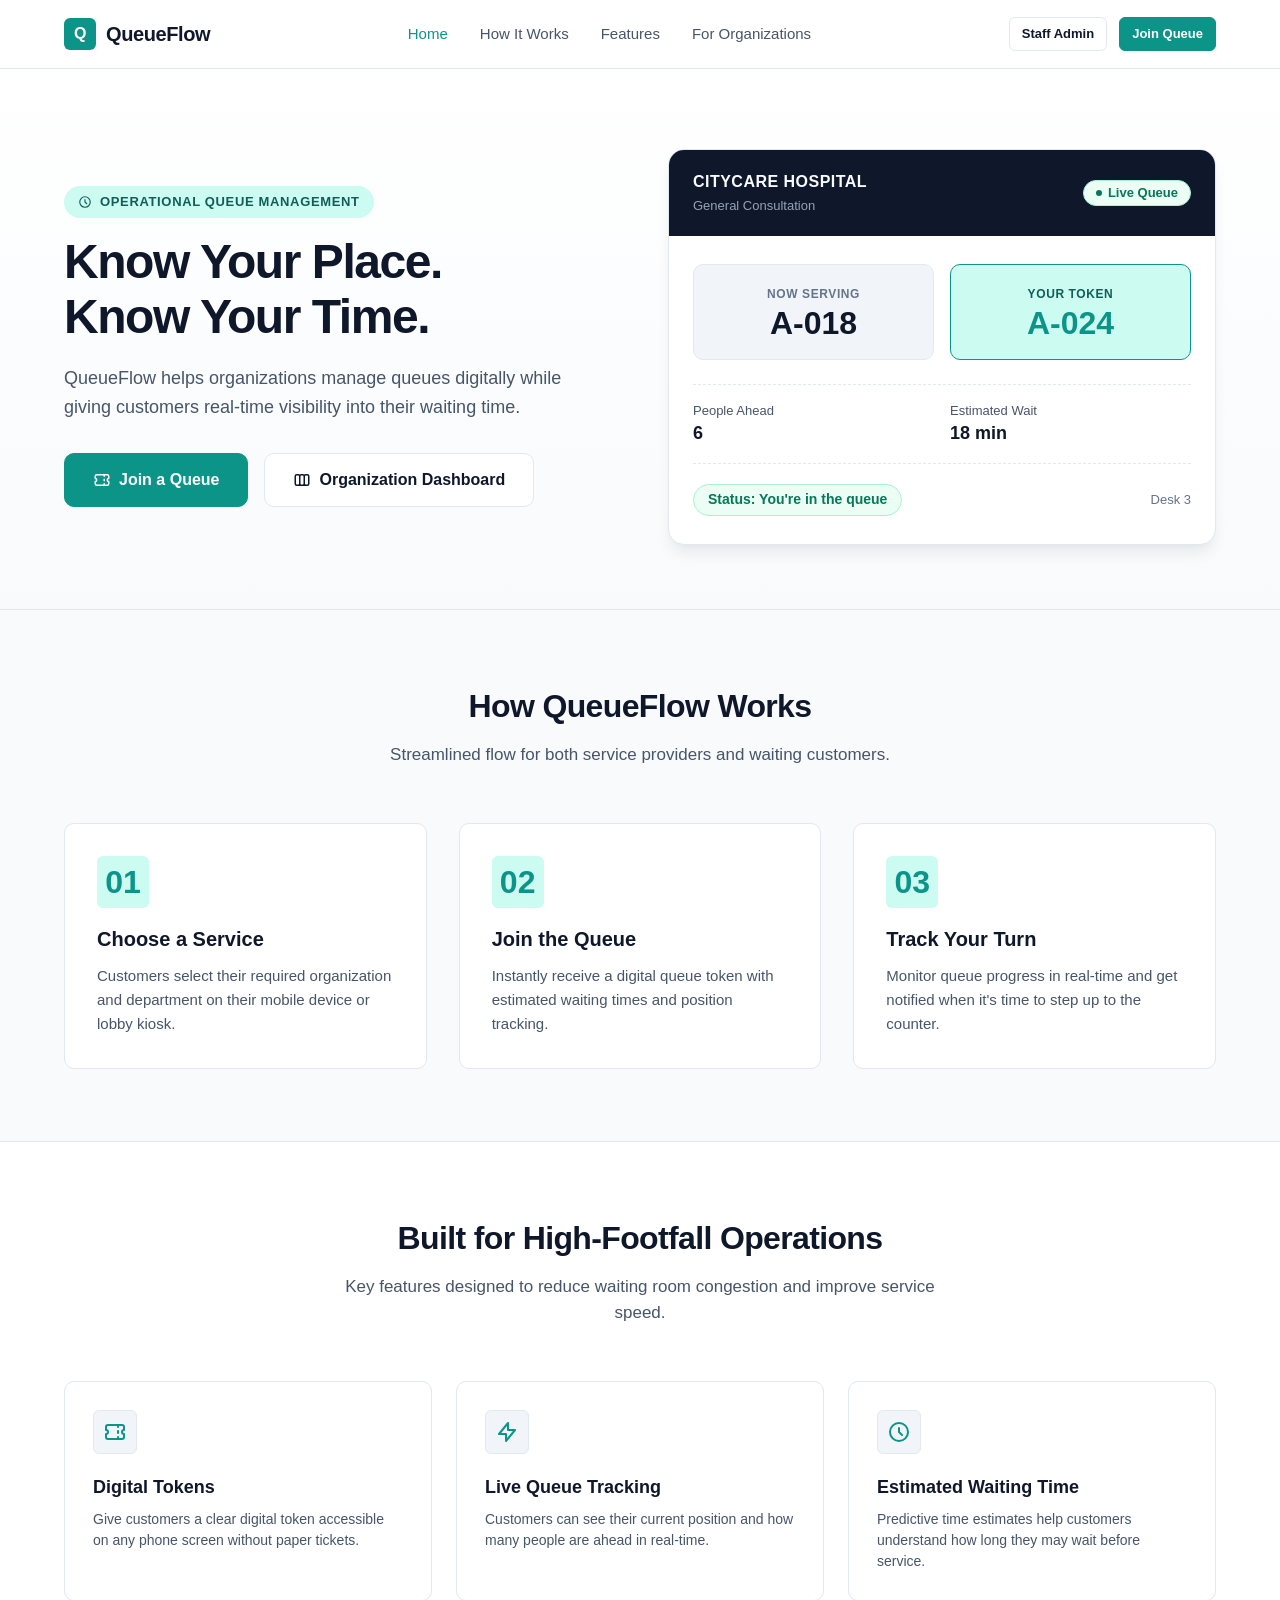
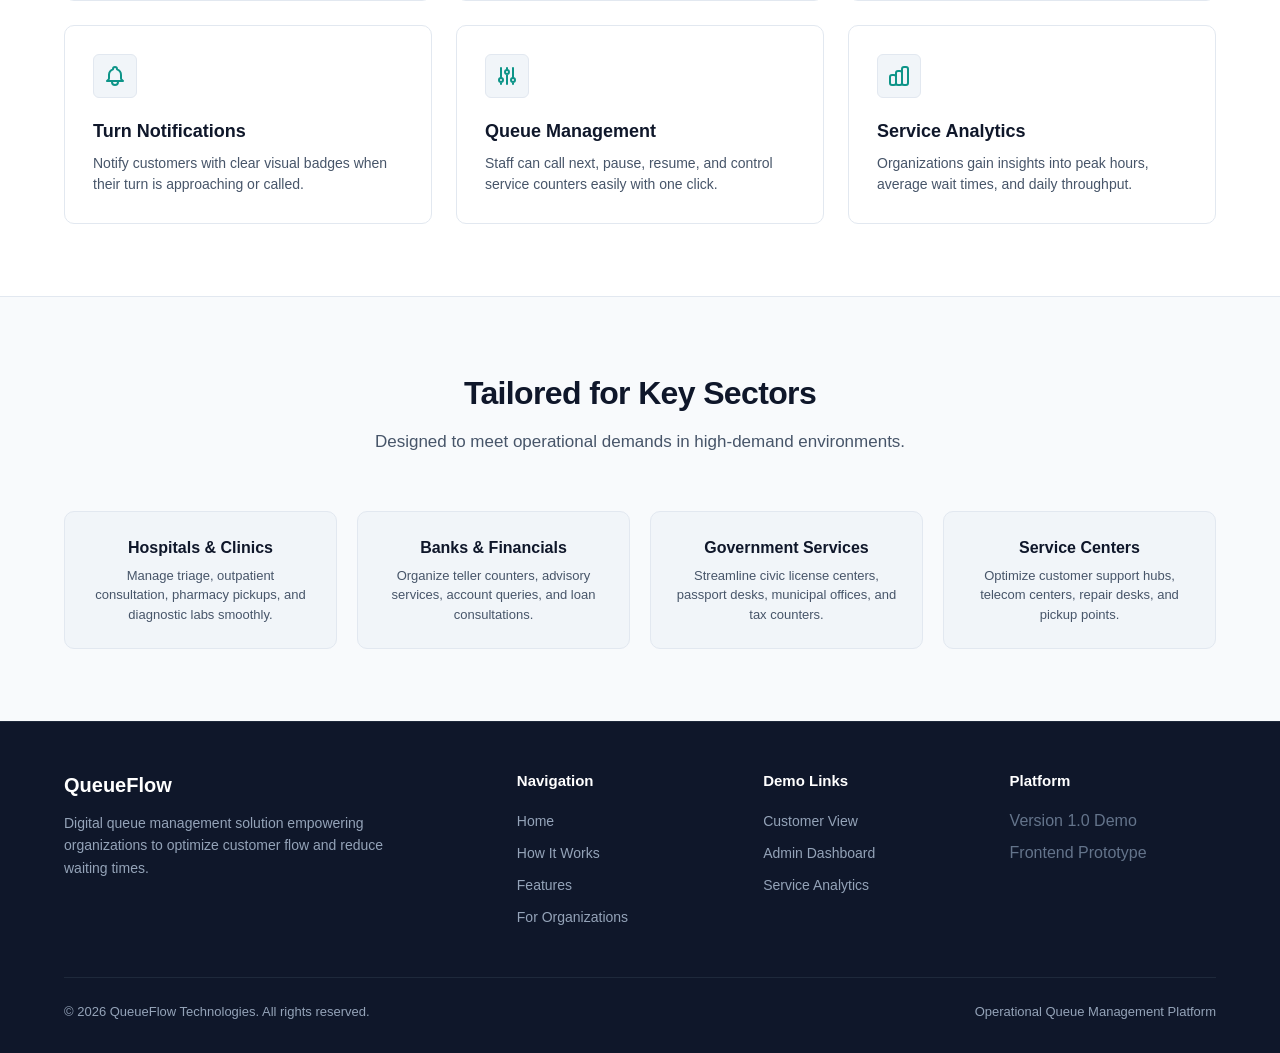
<file: index.html>
<!DOCTYPE html>
<html lang="en">
<head>
  <meta charset="UTF-8">
  <meta name="viewport" content="width=device-width, initial-scale=1.0">
  <title>QueueFlow | Digital Queue Management Solution</title>
  <meta name="description" content="QueueFlow helps hospitals, banks, and service centers manage queues digitally while giving customers real-time visibility into waiting times.">
  <link rel="stylesheet" href="style.css">
</head>
<body class="page-landing">

  <!-- Header Navigation -->
  <header class="navbar">
    <div class="container navbar-container">
      <a href="index.html" class="logo-brand">
        <div class="logo-icon">Q</div>
        <span>QueueFlow</span>
      </a>

      <nav>
        <ul class="nav-links">
          <li><a href="index.html" class="nav-link active">Home</a></li>
          <li><a href="#how-it-works" class="nav-link">How It Works</a></li>
          <li><a href="#features" class="nav-link">Features</a></li>
          <li><a href="#for-organizations" class="nav-link">For Organizations</a></li>
        </ul>
      </nav>

      <div class="nav-actions">
        <a href="admin.html" class="btn btn-secondary btn-sm">Staff Admin</a>
        <a href="customer.html" class="btn btn-primary btn-sm">Join Queue</a>
      </div>
    </div>
  </header>

  <!-- Hero Section -->
  <section class="hero-section">
    <div class="container">
      <div class="hero-grid">
        <div class="hero-content">
          <div class="hero-tag">
            <svg width="14" height="14" fill="none" stroke="currentColor" viewBox="0 0 24 24"><path stroke-linecap="round" stroke-linejoin="round" stroke-width="2" d="M12 8v4l3 3m6-3a9 9 0 11-18 0 9 9 0 0118 0z"></path></svg>
            Operational Queue Management
          </div>
          <h1>Know Your Place.<br>Know Your Time.</h1>
          <p class="hero-subtitle">
            QueueFlow helps organizations manage queues digitally while giving customers real-time visibility into their waiting time.
          </p>
          <div class="hero-cta">
            <a href="customer.html" id="hero-join-demo-btn" class="btn btn-primary btn-lg">
              <svg width="18" height="18" fill="none" stroke="currentColor" viewBox="0 0 24 24"><path stroke-linecap="round" stroke-linejoin="round" stroke-width="2" d="M15 5v2m0 4v2m0 4v2M5 5a2 2 0 00-2 2v3a2 2 0 110 4v3a2 2 0 002 2h14a2 2 0 002-2v-3a2 2 0 110-4V7a2 2 0 00-2-2H5z"></path></svg>
              Join a Queue
            </a>
            <a href="admin.html" class="btn btn-secondary btn-lg">
              <svg width="18" height="18" fill="none" stroke="currentColor" viewBox="0 0 24 24"><path stroke-linecap="round" stroke-linejoin="round" stroke-width="2" d="M9 17V7m0 10a2 2 0 01-2 2H5a2 2 0 01-2-2V7a2 2 0 012-2h2a2 2 0 012 2m0 10a2 2 0 002 2h2a2 2 0 002-2M9 7a2 2 0 012-2h2a2 2 0 012 2m0 10V7m0 10a2 2 0 002 2h2a2 2 0 002-2V7a2 2 0 00-2-2h-2a2 2 0 00-2 2"></path></svg>
              Organization Dashboard
            </a>
          </div>
        </div>

        <!-- Realistic Queue Ticket Visual -->
        <div class="hero-ticket-card">
          <div class="ticket-header">
            <div>
              <div class="ticket-org-name">CITYCARE HOSPITAL</div>
              <div class="ticket-dept">General Consultation</div>
            </div>
            <span class="badge badge-green">
              <span class="badge-dot"></span> Live Queue
            </span>
          </div>

          <div class="ticket-body">
            <div class="ticket-main-grid">
              <div class="ticket-box">
                <div class="ticket-box-label">Now Serving</div>
                <div class="ticket-box-value" id="hero-now-serving">A-018</div>
              </div>
              <div class="ticket-box" style="border-color: var(--accent-teal); background-color: var(--accent-teal-light);">
                <div class="ticket-box-label" style="color: var(--accent-teal-dark);">Your Token</div>
                <div class="ticket-box-value highlight" id="hero-user-token">A-024</div>
              </div>
            </div>

            <div class="ticket-stats-row">
              <div class="ticket-stat-item">
                <span class="ticket-stat-label">People Ahead</span>
                <span class="ticket-stat-val" id="hero-people-ahead">6</span>
              </div>
              <div class="ticket-stat-item">
                <span class="ticket-stat-label">Estimated Wait</span>
                <span class="ticket-stat-val" id="hero-est-wait">18 min</span>
              </div>
            </div>

            <div class="ticket-status-footer">
              <span class="badge badge-green" style="font-size: 0.875rem; padding: 0.375rem 0.875rem;">
                Status: You're in the queue
              </span>
              <span style="font-size: 0.8125rem; color: var(--text-light);">Desk 3</span>
            </div>
          </div>
        </div>
      </div>
    </div>
  </section>

  <!-- How It Works Section -->
  <section class="section" id="how-it-works">
    <div class="container">
      <div class="section-header">
        <h2 class="section-title">How QueueFlow Works</h2>
        <p class="section-subtitle">Streamlined flow for both service providers and waiting customers.</p>
      </div>

      <div class="steps-grid">
        <div class="step-card">
          <div class="step-number">01</div>
          <h3>Choose a Service</h3>
          <p>Customers select their required organization and department on their mobile device or lobby kiosk.</p>
        </div>

        <div class="step-card">
          <div class="step-number">02</div>
          <h3>Join the Queue</h3>
          <p>Instantly receive a digital queue token with estimated waiting times and position tracking.</p>
        </div>

        <div class="step-card">
          <div class="step-number">03</div>
          <h3>Track Your Turn</h3>
          <p>Monitor queue progress in real-time and get notified when it's time to step up to the counter.</p>
        </div>
      </div>
    </div>
  </section>

  <!-- Features Section -->
  <section class="section section-alt" id="features">
    <div class="container">
      <div class="section-header">
        <h2 class="section-title">Built for High-Footfall Operations</h2>
        <p class="section-subtitle">Key features designed to reduce waiting room congestion and improve service speed.</p>
      </div>

      <div class="features-grid">
        <div class="feature-card">
          <div class="feature-icon">
            <svg width="24" height="24" fill="none" stroke="currentColor" viewBox="0 0 24 24"><path stroke-linecap="round" stroke-linejoin="round" stroke-width="2" d="M15 5v2m0 4v2m0 4v2M5 5a2 2 0 00-2 2v3a2 2 0 110 4v3a2 2 0 002 2h14a2 2 0 002-2v-3a2 2 0 110-4V7a2 2 0 00-2-2H5z"></path></svg>
          </div>
          <h3>Digital Tokens</h3>
          <p>Give customers a clear digital token accessible on any phone screen without paper tickets.</p>
        </div>

        <div class="feature-card">
          <div class="feature-icon">
            <svg width="24" height="24" fill="none" stroke="currentColor" viewBox="0 0 24 24"><path stroke-linecap="round" stroke-linejoin="round" stroke-width="2" d="M13 10V3L4 14h7v7l9-11h-7z"></path></svg>
          </div>
          <h3>Live Queue Tracking</h3>
          <p>Customers can see their current position and how many people are ahead in real-time.</p>
        </div>

        <div class="feature-card">
          <div class="feature-icon">
            <svg width="24" height="24" fill="none" stroke="currentColor" viewBox="0 0 24 24"><path stroke-linecap="round" stroke-linejoin="round" stroke-width="2" d="M12 8v4l3 3m6-3a9 9 0 11-18 0 9 9 0 0118 0z"></path></svg>
          </div>
          <h3>Estimated Waiting Time</h3>
          <p>Predictive time estimates help customers understand how long they may wait before service.</p>
        </div>

        <div class="feature-card">
          <div class="feature-icon">
            <svg width="24" height="24" fill="none" stroke="currentColor" viewBox="0 0 24 24"><path stroke-linecap="round" stroke-linejoin="round" stroke-width="2" d="M15 17h5l-1.405-1.405A2.032 2.032 0 0118 14.158V11a6.002 6.002 0 00-4-5.659V5a2 2 0 10-4 0v.341C7.67 6.165 6 8.388 6 11v3.159c0 .538-.214 1.055-.595 1.436L4 17h5m6 0v1a3 3 0 11-6 0v-1m6 0H9"></path></svg>
          </div>
          <h3>Turn Notifications</h3>
          <p>Notify customers with clear visual badges when their turn is approaching or called.</p>
        </div>

        <div class="feature-card">
          <div class="feature-icon">
            <svg width="24" height="24" fill="none" stroke="currentColor" viewBox="0 0 24 24"><path stroke-linecap="round" stroke-linejoin="round" stroke-width="2" d="M12 6V4m0 2a2 2 0 100 4m0-4a2 2 0 110 4m-6 8a2 2 0 100-4m0 4a2 2 0 110-4m0 4v2m0-6V4m6 6v10m6-2a2 2 0 100-4m0 4a2 2 0 110-4m0 4v2m0-6V4"></path></svg>
          </div>
          <h3>Queue Management</h3>
          <p>Staff can call next, pause, resume, and control service counters easily with one click.</p>
        </div>

        <div class="feature-card">
          <div class="feature-icon">
            <svg width="24" height="24" fill="none" stroke="currentColor" viewBox="0 0 24 24"><path stroke-linecap="round" stroke-linejoin="round" stroke-width="2" d="M9 19v-6a2 2 0 00-2-2H5a2 2 0 00-2 2v6a2 2 0 002 2h2a2 2 0 002-2zm0 0V9a2 2 0 012-2h2a2 2 0 012 2v10m-6 0a2 2 0 002 2h2a2 2 0 002-2m0 0V5a2 2 0 012-2h2a2 2 0 012 2v14a2 2 0 01-2 2h-2a2 2 0 01-2-2z"></path></svg>
          </div>
          <h3>Service Analytics</h3>
          <p>Organizations gain insights into peak hours, average wait times, and daily throughput.</p>
        </div>
      </div>
    </div>
  </section>

  <!-- For Organizations Section -->
  <section class="section" id="for-organizations">
    <div class="container">
      <div class="section-header">
        <h2 class="section-title">Tailored for Key Sectors</h2>
        <p class="section-subtitle">Designed to meet operational demands in high-demand environments.</p>
      </div>

      <div class="org-grid">
        <div class="org-card">
          <h4>Hospitals & Clinics</h4>
          <p>Manage triage, outpatient consultation, pharmacy pickups, and diagnostic labs smoothly.</p>
        </div>

        <div class="org-card">
          <h4>Banks & Financials</h4>
          <p>Organize teller counters, advisory services, account queries, and loan consultations.</p>
        </div>

        <div class="org-card">
          <h4>Government Services</h4>
          <p>Streamline civic license centers, passport desks, municipal offices, and tax counters.</p>
        </div>

        <div class="org-card">
          <h4>Service Centers</h4>
          <p>Optimize customer support hubs, telecom centers, repair desks, and pickup points.</p>
        </div>
      </div>
    </div>
  </section>

  <!-- Footer -->
  <footer class="site-footer">
    <div class="container">
      <div class="footer-grid">
        <div class="footer-brand">
          <h3>QueueFlow</h3>
          <p>Digital queue management solution empowering organizations to optimize customer flow and reduce waiting times.</p>
        </div>

        <div class="footer-col">
          <h4>Navigation</h4>
          <ul>
            <li><a href="index.html">Home</a></li>
            <li><a href="#how-it-works">How It Works</a></li>
            <li><a href="#features">Features</a></li>
            <li><a href="#for-organizations">For Organizations</a></li>
          </ul>
        </div>

        <div class="footer-col">
          <h4>Demo Links</h4>
          <ul>
            <li><a href="customer.html">Customer View</a></li>
            <li><a href="admin.html">Admin Dashboard</a></li>
            <li><a href="analytics.html">Service Analytics</a></li>
          </ul>
        </div>

        <div class="footer-col">
          <h4>Platform</h4>
          <ul>
            <li><span style="color: #64748b;">Version 1.0 Demo</span></li>
            <li><span style="color: #64748b;">Frontend Prototype</span></li>
          </ul>
        </div>
      </div>

      <div class="footer-bottom">
        <div>&copy; 2026 QueueFlow Technologies. All rights reserved.</div>
        <div>Operational Queue Management Platform</div>
      </div>
    </div>
  </footer>

  <script src="script.js"></script>
</body>
</html>
</file>
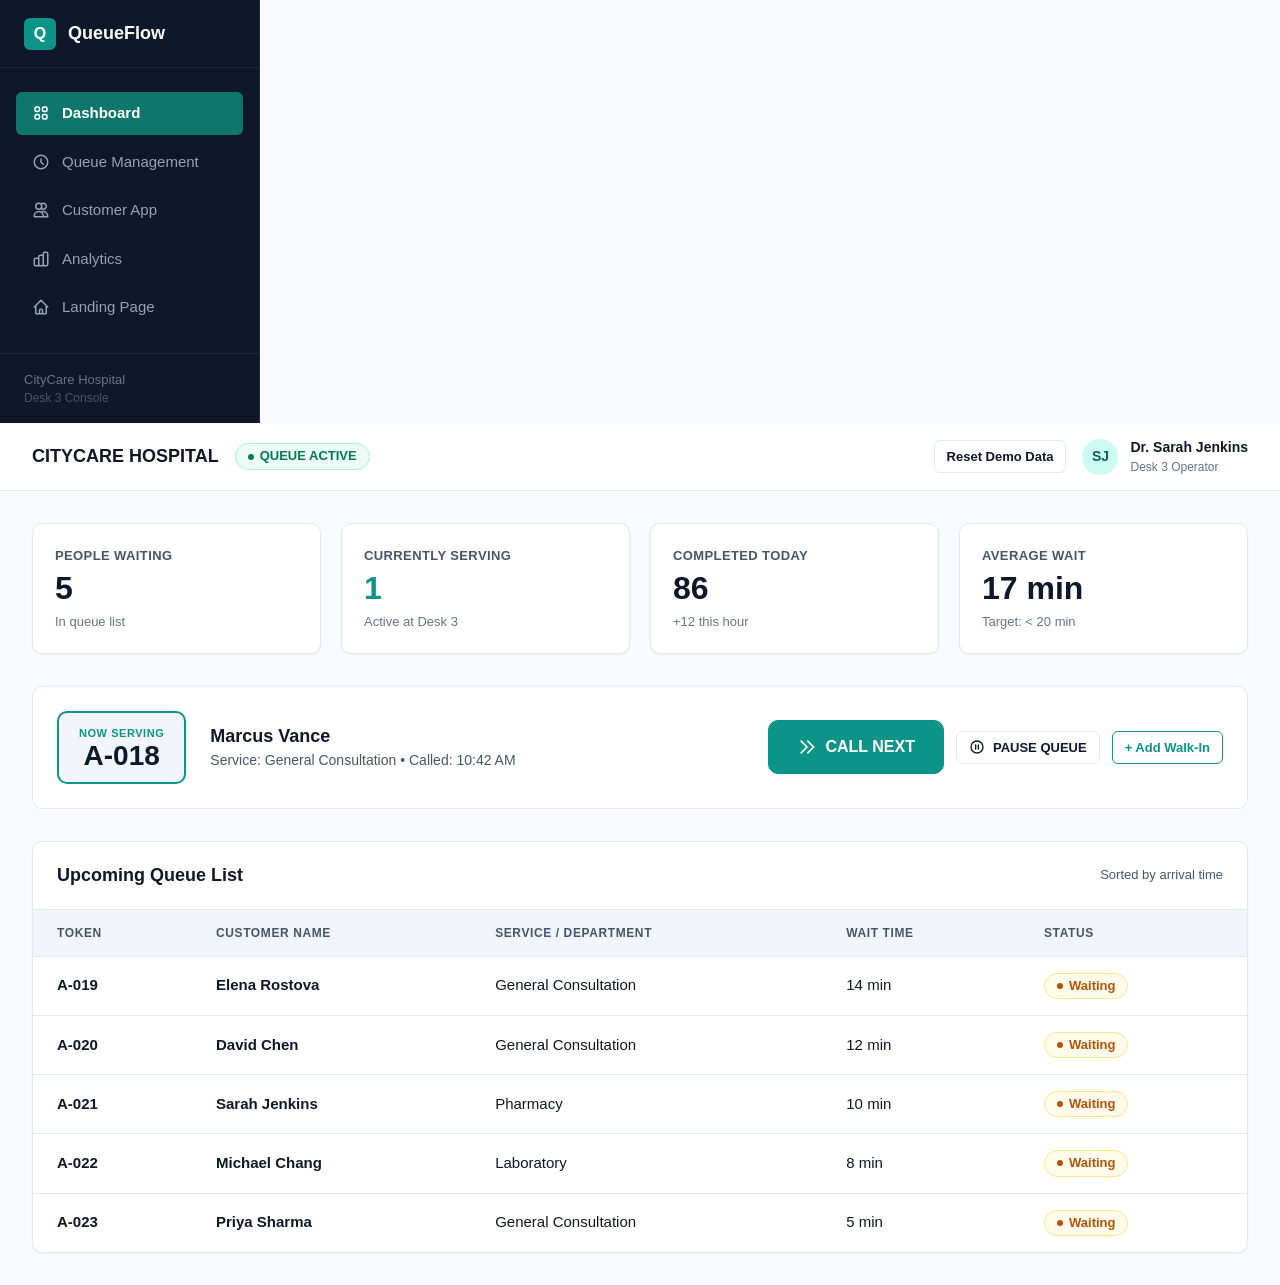
<file: admin.html>
<!DOCTYPE html>
<html lang="en">
<head>
  <meta charset="UTF-8">
  <meta name="viewport" content="width=device-width, initial-scale=1.0">
  <title>Admin Dashboard | QueueFlow Staff Console</title>
  <meta name="description" content="Operational dashboard for hospital, clinic, and bank staff to control queues in real-time.">
  <link rel="stylesheet" href="style.css">
</head>
<body class="page-admin dashboard-body">

  <!-- Sidebar Navigation -->
  <aside class="sidebar">
    <div class="sidebar-header">
      <div class="logo-icon">Q</div>
      <span>QueueFlow</span>
    </div>

    <nav class="sidebar-nav">
      <a href="admin.html" class="sidebar-link active">
        <svg width="18" height="18" fill="none" stroke="currentColor" viewBox="0 0 24 24"><path stroke-linecap="round" stroke-linejoin="round" stroke-width="2" d="M4 6a2 2 0 012-2h2a2 2 0 012 2v2a2 2 0 01-2 2H6a2 2 0 01-2-2V6zM14 6a2 2 0 012-2h2a2 2 0 012 2v2a2 2 0 01-2 2h-2a2 2 0 01-2-2V6zM4 16a2 2 0 012-2h2a2 2 0 012 2v2a2 2 0 01-2 2H6a2 2 0 01-2-2v-2zM14 16a2 2 0 012-2h2a2 2 0 012 2v2a2 2 0 01-2 2h-2a2 2 0 01-2-2v-2z"></path></svg>
        Dashboard
      </a>
      <a href="#queue-management" class="sidebar-link">
        <svg width="18" height="18" fill="none" stroke="currentColor" viewBox="0 0 24 24"><path stroke-linecap="round" stroke-linejoin="round" stroke-width="2" d="M12 8v4l3 3m6-3a9 9 0 11-18 0 9 9 0 0118 0z"></path></svg>
        Queue Management
      </a>
      <a href="customer.html" class="sidebar-link">
        <svg width="18" height="18" fill="none" stroke="currentColor" viewBox="0 0 24 24"><path stroke-linecap="round" stroke-linejoin="round" stroke-width="2" d="M12 4.354a4 4 0 110 5.292M15 21H3v-1a6 6 0 0112 0v1zm0 0h6v-1a6 6 0 00-9-5.197M13 7a4 4 0 11-8 0 4 4 0 018 0z"></path></svg>
        Customer App
      </a>
      <a href="analytics.html" class="sidebar-link">
        <svg width="18" height="18" fill="none" stroke="currentColor" viewBox="0 0 24 24"><path stroke-linecap="round" stroke-linejoin="round" stroke-width="2" d="M9 19v-6a2 2 0 00-2-2H5a2 2 0 00-2 2v6a2 2 0 002 2h2a2 2 0 002-2zm0 0V9a2 2 0 012-2h2a2 2 0 012 2v10m-6 0a2 2 0 002 2h2a2 2 0 002-2m0 0V5a2 2 0 012-2h2a2 2 0 012 2v14a2 2 0 01-2 2h-2a2 2 0 01-2-2z"></path></svg>
        Analytics
      </a>
      <a href="index.html" class="sidebar-link">
        <svg width="18" height="18" fill="none" stroke="currentColor" viewBox="0 0 24 24"><path stroke-linecap="round" stroke-linejoin="round" stroke-width="2" d="M3 12l2-2m0 0l7-7 7 7M5 10v10a1 1 0 001 1h3m10-11l2 2m-2-2v10a1 1 0 01-1 1h-3m-6 0a1 1 0 001-1v-4a1 1 0 011-1h2a1 1 0 011 1v4a1 1 0 001 1m-6 0h6"></path></svg>
        Landing Page
      </a>
    </nav>

    <div class="sidebar-footer">
      <div>CityCare Hospital</div>
      <div style="color: #475569; font-size: 0.75rem;">Desk 3 Console</div>
    </div>
  </aside>

  <!-- Main Content -->
  <main class="dashboard-main">

    <!-- Topbar -->
    <header class="dashboard-topbar">
      <div class="topbar-org">
        <h1 class="topbar-org-title">CITYCARE HOSPITAL</h1>
        <span id="admin-queue-status-badge" class="badge badge-green">
          <span class="badge-dot"></span> QUEUE ACTIVE
        </span>
      </div>

      <div class="topbar-right">
        <button id="admin-btn-reset-demo" class="btn btn-secondary btn-sm" title="Reset state to default demo dataset">
          Reset Demo Data
        </button>
        <div class="user-profile">
          <div class="user-avatar">SJ</div>
          <div>
            <div style="font-weight: 600;">Dr. Sarah Jenkins</div>
            <div style="font-size: 0.75rem; color: var(--text-light);">Desk 3 Operator</div>
          </div>
        </div>
      </div>
    </header>

    <!-- Dashboard Content Area -->
    <div class="dashboard-content">

      <!-- Today's Overview Metric Cards -->
      <div class="stats-grid">
        <div class="stat-card">
          <div class="stat-card-title">People Waiting</div>
          <div class="stat-card-val" id="admin-stat-waiting">24</div>
          <div class="stat-card-sub">In queue list</div>
        </div>

        <div class="stat-card">
          <div class="stat-card-title">Currently Serving</div>
          <div class="stat-card-val" id="admin-stat-serving" style="color: var(--accent-teal);">1</div>
          <div class="stat-card-sub">Active at Desk 3</div>
        </div>

        <div class="stat-card">
          <div class="stat-card-title">Completed Today</div>
          <div class="stat-card-val" id="admin-stat-completed">86</div>
          <div class="stat-card-sub">+12 this hour</div>
        </div>

        <div class="stat-card">
          <div class="stat-card-title">Average Wait</div>
          <div class="stat-card-val" id="admin-stat-avg-wait">17 min</div>
          <div class="stat-card-sub">Target: &lt; 20 min</div>
        </div>
      </div>

      <!-- Queue Control Panel & Call Next Header -->
      <div class="control-header-panel">
        <div class="serving-now-panel">
          <div class="serving-badge-large">
            <div class="serving-badge-label">NOW SERVING</div>
            <div class="serving-badge-num" id="admin-serving-token">A-018</div>
          </div>

          <div>
            <div style="font-size: 1.125rem; font-weight: 700;" id="admin-serving-name">Marcus Vance</div>
            <div style="font-size: 0.875rem; color: var(--text-muted);">
              Service: <span id="admin-serving-service">General Consultation</span> &bull; 
              Called: <span id="admin-serving-time">10:42 AM</span>
            </div>
          </div>
        </div>

        <div class="action-buttons-group">
          <button id="admin-btn-call-next" class="btn btn-primary btn-lg">
            <svg width="20" height="20" fill="none" stroke="currentColor" viewBox="0 0 24 24"><path stroke-linecap="round" stroke-linejoin="round" stroke-width="2" d="M13 5l7 7-7 7M5 5l7 7-7 7"></path></svg>
            CALL NEXT
          </button>

          <button id="admin-btn-toggle-pause" class="btn btn-secondary btn-sm">
            <svg width="16" height="16" fill="none" stroke="currentColor" viewBox="0 0 24 24"><path stroke-linecap="round" stroke-linejoin="round" stroke-width="2" d="M10 9v6m4-6v6m7-3a9 9 0 11-18 0 9 9 0 0118 0z"></path></svg>
            PAUSE QUEUE
          </button>

          <button id="admin-btn-add-walkin" class="btn btn-outline-teal btn-sm">
            + Add Walk-In
          </button>
        </div>
      </div>

      <!-- Queue Table -->
      <div class="table-card" id="queue-management">
        <div class="table-header">
          <div class="table-title">Upcoming Queue List</div>
          <span style="font-size: 0.8125rem; color: var(--text-muted);">Sorted by arrival time</span>
        </div>

        <table class="data-table">
          <thead>
            <tr>
              <th>Token</th>
              <th>Customer Name</th>
              <th>Service / Department</th>
              <th>Wait Time</th>
              <th>Status</th>
            </tr>
          </thead>
          <tbody id="admin-queue-table-body">
            <!-- Dynamic Queue Rows rendered by script.js -->
            <tr>
              <td class="token-cell">A-019</td>
              <td><strong>Elena Rostova</strong></td>
              <td>General Consultation</td>
              <td>14 min</td>
              <td><span class="badge badge-amber"><span class="badge-dot"></span> Waiting</span></td>
            </tr>
            <tr>
              <td class="token-cell">A-020</td>
              <td><strong>David Chen</strong></td>
              <td>General Consultation</td>
              <td>12 min</td>
              <td><span class="badge badge-amber"><span class="badge-dot"></span> Waiting</span></td>
            </tr>
            <tr>
              <td class="token-cell">A-021</td>
              <td><strong>Sarah Jenkins</strong></td>
              <td>Pharmacy</td>
              <td>10 min</td>
              <td><span class="badge badge-amber"><span class="badge-dot"></span> Waiting</span></td>
            </tr>
            <tr>
              <td class="token-cell">A-022</td>
              <td><strong>Michael Chang</strong></td>
              <td>Laboratory</td>
              <td>8 min</td>
              <td><span class="badge badge-amber"><span class="badge-dot"></span> Waiting</span></td>
            </tr>
          </tbody>
        </table>
      </div>

    </div>
  </main>

  <script src="script.js"></script>
</body>
</html>
</file>
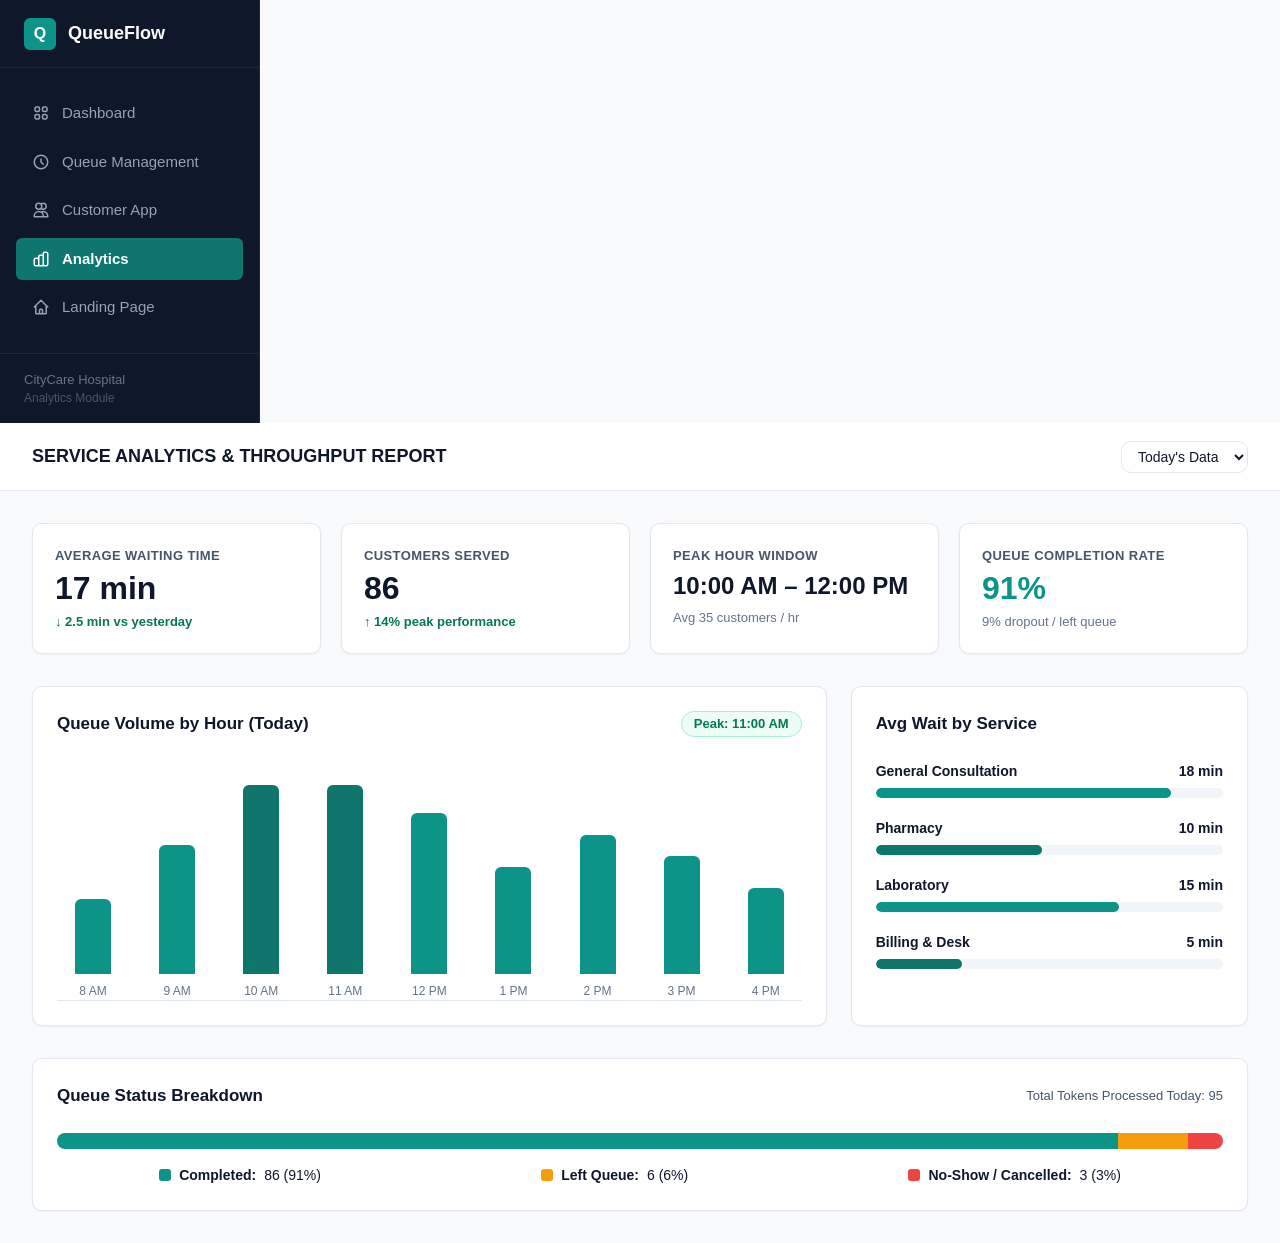
<file: analytics.html>
<!DOCTYPE html>
<html lang="en">
<head>
  <meta charset="UTF-8">
  <meta name="viewport" content="width=device-width, initial-scale=1.0">
  <title>Service Analytics | QueueFlow</title>
  <meta name="description" content="Operational metrics, peak hour analysis, and throughput reports for organizations using QueueFlow.">
  <link rel="stylesheet" href="style.css">
</head>
<body class="page-analytics dashboard-body">

  <!-- Sidebar Navigation -->
  <aside class="sidebar">
    <div class="sidebar-header">
      <div class="logo-icon">Q</div>
      <span>QueueFlow</span>
    </div>

    <nav class="sidebar-nav">
      <a href="admin.html" class="sidebar-link">
        <svg width="18" height="18" fill="none" stroke="currentColor" viewBox="0 0 24 24"><path stroke-linecap="round" stroke-linejoin="round" stroke-width="2" d="M4 6a2 2 0 012-2h2a2 2 0 012 2v2a2 2 0 01-2 2H6a2 2 0 01-2-2V6zM14 6a2 2 0 012-2h2a2 2 0 012 2v2a2 2 0 01-2 2h-2a2 2 0 01-2-2V6zM4 16a2 2 0 012-2h2a2 2 0 012 2v2a2 2 0 01-2 2H6a2 2 0 01-2-2v-2zM14 16a2 2 0 012-2h2a2 2 0 012 2v2a2 2 0 01-2 2h-2a2 2 0 01-2-2v-2z"></path></svg>
        Dashboard
      </a>
      <a href="admin.html#queue-management" class="sidebar-link">
        <svg width="18" height="18" fill="none" stroke="currentColor" viewBox="0 0 24 24"><path stroke-linecap="round" stroke-linejoin="round" stroke-width="2" d="M12 8v4l3 3m6-3a9 9 0 11-18 0 9 9 0 0118 0z"></path></svg>
        Queue Management
      </a>
      <a href="customer.html" class="sidebar-link">
        <svg width="18" height="18" fill="none" stroke="currentColor" viewBox="0 0 24 24"><path stroke-linecap="round" stroke-linejoin="round" stroke-width="2" d="M12 4.354a4 4 0 110 5.292M15 21H3v-1a6 6 0 0112 0v1zm0 0h6v-1a6 6 0 00-9-5.197M13 7a4 4 0 11-8 0 4 4 0 018 0z"></path></svg>
        Customer App
      </a>
      <a href="analytics.html" class="sidebar-link active">
        <svg width="18" height="18" fill="none" stroke="currentColor" viewBox="0 0 24 24"><path stroke-linecap="round" stroke-linejoin="round" stroke-width="2" d="M9 19v-6a2 2 0 00-2-2H5a2 2 0 00-2 2v6a2 2 0 002 2h2a2 2 0 002-2zm0 0V9a2 2 0 012-2h2a2 2 0 012 2v10m-6 0a2 2 0 002 2h2a2 2 0 002-2m0 0V5a2 2 0 012-2h2a2 2 0 012 2v14a2 2 0 01-2 2h-2a2 2 0 01-2-2z"></path></svg>
        Analytics
      </a>
      <a href="index.html" class="sidebar-link">
        <svg width="18" height="18" fill="none" stroke="currentColor" viewBox="0 0 24 24"><path stroke-linecap="round" stroke-linejoin="round" stroke-width="2" d="M3 12l2-2m0 0l7-7 7 7M5 10v10a1 1 0 001 1h3m10-11l2 2m-2-2v10a1 1 0 01-1 1h-3m-6 0a1 1 0 001-1v-4a1 1 0 011-1h2a1 1 0 011 1v4a1 1 0 001 1m-6 0h6"></path></svg>
        Landing Page
      </a>
    </nav>

    <div class="sidebar-footer">
      <div>CityCare Hospital</div>
      <div style="color: #475569; font-size: 0.75rem;">Analytics Module</div>
    </div>
  </aside>

  <!-- Main Content Area -->
  <main class="dashboard-main">

    <!-- Topbar -->
    <header class="dashboard-topbar">
      <div class="topbar-org">
        <h1 class="topbar-org-title">SERVICE ANALYTICS & THROUGHPUT REPORT</h1>
      </div>

      <div class="topbar-right">
        <select id="analytics-time-filter" class="form-select" style="padding: 0.375rem 0.75rem; font-size: 0.875rem;">
          <option value="today">Today's Data</option>
          <option value="week">Past 7 Days</option>
          <option value="month">This Month</option>
        </select>
      </div>
    </header>

    <!-- Content -->
    <div class="dashboard-content">

      <!-- Statistics Overview Cards -->
      <div class="stats-grid">
        <div class="stat-card">
          <div class="stat-card-title">Average Waiting Time</div>
          <div class="stat-card-val" id="analytics-avg-wait">17 min</div>
          <div class="stat-card-sub" style="color: var(--status-green-text); font-weight: 600;">
            &darr; 2.5 min vs yesterday
          </div>
        </div>

        <div class="stat-card">
          <div class="stat-card-title">Customers Served</div>
          <div class="stat-card-val" id="analytics-total-customers">86</div>
          <div class="stat-card-sub" style="color: var(--status-green-text); font-weight: 600;">
            &uarr; 14% peak performance
          </div>
        </div>

        <div class="stat-card">
          <div class="stat-card-title">Peak Hour Window</div>
          <div class="stat-card-val" style="font-size: 1.5rem; line-height: 1.2;">10:00 AM &ndash; 12:00 PM</div>
          <div class="stat-card-sub">Avg 35 customers / hr</div>
        </div>

        <div class="stat-card">
          <div class="stat-card-title">Queue Completion Rate</div>
          <div class="stat-card-val" style="color: var(--accent-teal);">91%</div>
          <div class="stat-card-sub">9% dropout / left queue</div>
        </div>
      </div>

      <!-- Charts Section (Pure HTML & CSS Visualizations) -->
      <div class="charts-grid">

        <!-- Chart 1: Queue Volume by Hour (CSS Column Bar Chart) -->
        <div class="chart-card">
          <div class="chart-card-header">
            <div class="chart-card-title">Queue Volume by Hour (Today)</div>
            <span class="badge badge-green">Peak: 11:00 AM</span>
          </div>

          <div class="bar-chart-container">
            <div class="bar-col">
              <div class="bar-tooltip">12 customers</div>
              <div class="bar-fill" style="height: 35%;"></div>
              <div class="bar-label">8 AM</div>
            </div>

            <div class="bar-col">
              <div class="bar-tooltip">22 customers</div>
              <div class="bar-fill" style="height: 60%;"></div>
              <div class="bar-label">9 AM</div>
            </div>

            <div class="bar-col">
              <div class="bar-tooltip">34 customers</div>
              <div class="bar-fill peak" style="height: 90%;"></div>
              <div class="bar-label">10 AM</div>
            </div>

            <div class="bar-col">
              <div class="bar-tooltip">38 customers</div>
              <div class="bar-fill peak" style="height: 100%;"></div>
              <div class="bar-label">11 AM</div>
            </div>

            <div class="bar-col">
              <div class="bar-tooltip">28 customers</div>
              <div class="bar-fill" style="height: 75%;"></div>
              <div class="bar-label">12 PM</div>
            </div>

            <div class="bar-col">
              <div class="bar-tooltip">18 customers</div>
              <div class="bar-fill" style="height: 50%;"></div>
              <div class="bar-label">1 PM</div>
            </div>

            <div class="bar-col">
              <div class="bar-tooltip">24 customers</div>
              <div class="bar-fill" style="height: 65%;"></div>
              <div class="bar-label">2 PM</div>
            </div>

            <div class="bar-col">
              <div class="bar-tooltip">20 customers</div>
              <div class="bar-fill" style="height: 55%;"></div>
              <div class="bar-label">3 PM</div>
            </div>

            <div class="bar-col">
              <div class="bar-tooltip">14 customers</div>
              <div class="bar-fill" style="height: 40%;"></div>
              <div class="bar-label">4 PM</div>
            </div>
          </div>
        </div>

        <!-- Chart 2: Average Wait Time by Department (Horizontal CSS Bar Chart) -->
        <div class="chart-card">
          <div class="chart-card-header">
            <div class="chart-card-title">Avg Wait by Service</div>
          </div>

          <div class="horiz-bar-list">
            <div class="horiz-bar-item">
              <div class="horiz-bar-meta">
                <span>General Consultation</span>
                <span>18 min</span>
              </div>
              <div class="horiz-bar-track">
                <div class="horiz-bar-fill" style="width: 85%;"></div>
              </div>
            </div>

            <div class="horiz-bar-item">
              <div class="horiz-bar-meta">
                <span>Pharmacy</span>
                <span>10 min</span>
              </div>
              <div class="horiz-bar-track">
                <div class="horiz-bar-fill" style="width: 48%; background-color: #0f766e;"></div>
              </div>
            </div>

            <div class="horiz-bar-item">
              <div class="horiz-bar-meta">
                <span>Laboratory</span>
                <span>15 min</span>
              </div>
              <div class="horiz-bar-track">
                <div class="horiz-bar-fill" style="width: 70%;"></div>
              </div>
            </div>

            <div class="horiz-bar-item">
              <div class="horiz-bar-meta">
                <span>Billing & Desk</span>
                <span>5 min</span>
              </div>
              <div class="horiz-bar-track">
                <div class="horiz-bar-fill" style="width: 25%; background-color: #0f766e;"></div>
              </div>
            </div>
          </div>
        </div>

      </div>

      <!-- Section 3: Queue Completion Breakdown -->
      <div class="chart-card">
        <div class="chart-card-header">
          <div class="chart-card-title">Queue Status Breakdown</div>
          <span style="font-size: 0.8125rem; color: var(--text-muted);">Total Tokens Processed Today: 95</span>
        </div>

        <div style="display: flex; flex-direction: column; gap: 1rem;">
          <div style="display: flex; height: 16px; border-radius: var(--radius-full); overflow: hidden;">
            <div style="width: 91%; background-color: var(--accent-teal);" title="Completed: 91%"></div>
            <div style="width: 6%; background-color: #f59e0b;" title="Cancelled: 6%"></div>
            <div style="width: 3%; background-color: #ef4444;" title="No Show: 3%"></div>
          </div>

          <div style="display: flex; justify-content: space-around; flex-wrap: wrap; gap: 1rem; font-size: 0.875rem;">
            <div style="display: flex; align-items: center; gap: 0.5rem;">
              <span style="width: 12px; height: 12px; background-color: var(--accent-teal); border-radius: 3px;"></span>
              <strong>Completed:</strong> 86 (91%)
            </div>
            <div style="display: flex; align-items: center; gap: 0.5rem;">
              <span style="width: 12px; height: 12px; background-color: #f59e0b; border-radius: 3px;"></span>
              <strong>Left Queue:</strong> 6 (6%)
            </div>
            <div style="display: flex; align-items: center; gap: 0.5rem;">
              <span style="width: 12px; height: 12px; background-color: #ef4444; border-radius: 3px;"></span>
              <strong>No-Show / Cancelled:</strong> 3 (3%)
            </div>
          </div>
        </div>
      </div>

    </div>
  </main>

  <script src="script.js"></script>
</body>
</html>
</file>
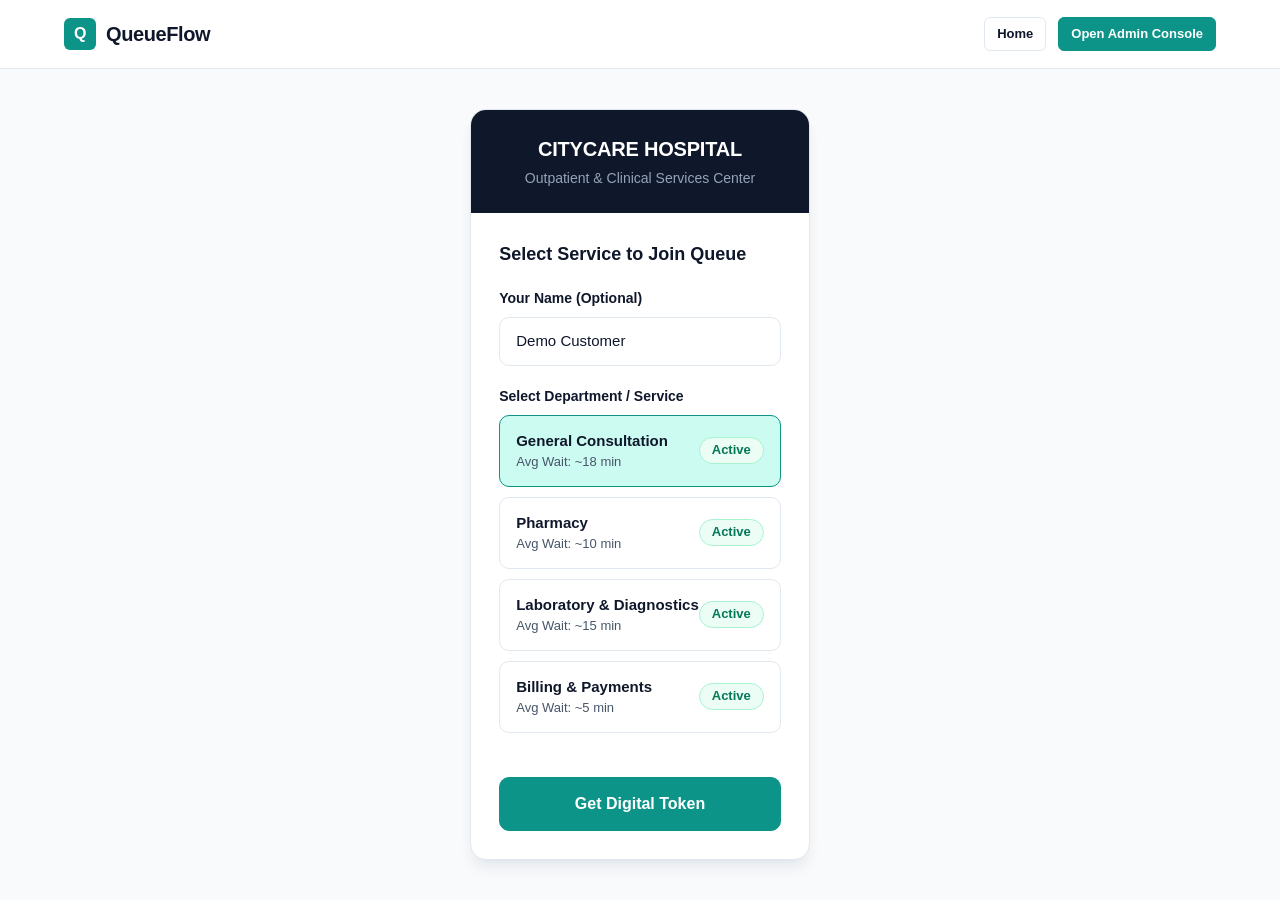
<file: customer.html>
<!DOCTYPE html>
<html lang="en">
<head>
  <meta charset="UTF-8">
  <meta name="viewport" content="width=device-width, initial-scale=1.0">
  <title>Customer Queue Portal | QueueFlow</title>
  <meta name="description" content="Live queue tracking and digital token management for customers.">
  <link rel="stylesheet" href="style.css">
</head>
<body class="page-customer">

  <!-- Header Navigation -->
  <header class="navbar">
    <div class="container navbar-container">
      <a href="index.html" class="logo-brand">
        <div class="logo-icon">Q</div>
        <span>QueueFlow</span>
      </a>

      <div class="nav-actions">
        <a href="index.html" class="btn btn-secondary btn-sm">Home</a>
        <a href="admin.html" class="btn btn-primary btn-sm">Open Admin Console</a>
      </div>
    </div>
  </header>

  <main class="customer-layout">
    <!-- Card Container -->
    <div class="customer-card">
      <div class="customer-card-header">
        <h1 class="customer-org-title">CITYCARE HOSPITAL</h1>
        <p class="customer-org-sub">Outpatient & Clinical Services Center</p>
      </div>

      <div class="customer-card-body">

        <!-- STEP 1: JOIN QUEUE FORM (Visible when customer has not joined yet) -->
        <div id="customer-join-section">
          <h2 style="font-size: 1.125rem; font-weight: 700; margin-bottom: 1.25rem;">Select Service to Join Queue</h2>

          <form id="customer-join-form">
            <div class="form-group">
              <label class="form-label" for="customer-name-input">Your Name (Optional)</label>
              <input type="text" id="customer-name-input" class="form-input" placeholder="e.g. Alex Taylor" value="Demo Customer">
            </div>

            <div class="form-group">
              <label class="form-label">Select Department / Service</label>
              <div class="service-options">
                <button type="button" class="service-option-btn selected" data-service="General Consultation">
                  <div>
                    <div class="service-option-name">General Consultation</div>
                    <div class="service-option-est">Avg Wait: ~18 min</div>
                  </div>
                  <span class="badge badge-green">Active</span>
                </button>

                <button type="button" class="service-option-btn" data-service="Pharmacy">
                  <div>
                    <div class="service-option-name">Pharmacy</div>
                    <div class="service-option-est">Avg Wait: ~10 min</div>
                  </div>
                  <span class="badge badge-green">Active</span>
                </button>

                <button type="button" class="service-option-btn" data-service="Laboratory">
                  <div>
                    <div class="service-option-name">Laboratory & Diagnostics</div>
                    <div class="service-option-est">Avg Wait: ~15 min</div>
                  </div>
                  <span class="badge badge-green">Active</span>
                </button>

                <button type="button" class="service-option-btn" data-service="Billing">
                  <div>
                    <div class="service-option-name">Billing & Payments</div>
                    <div class="service-option-est">Avg Wait: ~5 min</div>
                  </div>
                  <span class="badge badge-green">Active</span>
                </button>
              </div>
            </div>

            <button type="submit" class="btn btn-primary btn-full btn-lg" style="margin-top: 1.5rem;">
              Get Digital Token
            </button>
          </form>
        </div>

        <!-- STEP 2: LIVE TICKET STATUS DISPLAY (Visible when customer is in queue) -->
        <div id="customer-status-section" style="display: none;">
          
          <!-- Token Badge Header -->
          <div class="token-display-box">
            <div class="token-label">YOUR TOKEN</div>
            <div class="token-number" id="cust-token-num">A-024</div>
            <span class="token-service-tag" id="cust-service-tag">General Consultation</span>
          </div>

          <!-- Notification Banner -->
          <div id="cust-notification" class="notification-banner info">
            <svg width="20" height="20" fill="none" stroke="currentColor" viewBox="0 0 24 24"><path stroke-linecap="round" stroke-linejoin="round" stroke-width="2" d="M13 16h-1v-4h-1m1-4h.01M21 12a9 9 0 11-18 0 9 9 0 0118 0z"></path></svg>
            <div>You are in the queue. We will notify you when your turn is close.</div>
          </div>

          <!-- Metrics Grid -->
          <div class="queue-metrics-grid">
            <div class="metric-box">
              <div class="metric-box-title">NOW SERVING</div>
              <div class="metric-box-num" id="cust-now-serving" style="color: var(--accent-teal);">A-018</div>
            </div>

            <div class="metric-box">
              <div class="metric-box-title">YOUR POSITION</div>
              <div class="metric-box-num" id="cust-position">7</div>
            </div>

            <div class="metric-box">
              <div class="metric-box-title">PEOPLE AHEAD</div>
              <div class="metric-box-num" id="cust-people-ahead">6</div>
            </div>

            <div class="metric-box">
              <div class="metric-box-title">ESTIMATED WAIT</div>
              <div class="metric-box-num" id="cust-est-wait">18 min</div>
            </div>
          </div>

          <!-- Queue Progress Bar -->
          <div class="progress-container">
            <div class="progress-info">
              <span>Queue Status</span>
              <span id="cust-progress-text">6 people remaining</span>
            </div>
            <div class="progress-track">
              <div class="progress-fill" id="cust-progress-fill" style="width: 35%;"></div>
            </div>
          </div>

          <!-- Actions -->
          <div style="display: flex; flex-direction: column; gap: 0.75rem;">
            <button type="button" id="btn-sim-advance" class="btn btn-outline-teal btn-full">
              <svg width="16" height="16" fill="none" stroke="currentColor" viewBox="0 0 24 24"><path stroke-linecap="round" stroke-linejoin="round" stroke-width="2" d="M13 5l7 7-7 7M5 5l7 7-7 7"></path></svg>
              Simulate Queue Advance (Call Next)
            </button>

            <button type="button" id="btn-leave-queue" class="btn btn-secondary btn-full">
              Leave Queue
            </button>
          </div>

        </div>

      </div>
    </div>
  </main>

  <script src="script.js"></script>
</body>
</html>
</file>
<file: style.css>
/* QueueFlow Design System & Application Stylesheet */

:root {
  /* Color Palette - Operational, Clean, Trustworthy */
  --bg-body: #f8fafc;
  --bg-card: #ffffff;
  --bg-subtle: #f1f5f9;
  --bg-sidebar: #0f172a;
  --bg-sidebar-hover: #1e293b;
  --bg-sidebar-active: #0f766e;

  /* Typography Colors */
  --text-main: #0f172a;
  --text-muted: #475569;
  --text-light: #64748b;
  --text-white: #ffffff;

  /* Main Accent Colors (Teal / Emerald) */
  --accent-teal: #0d9488;
  --accent-teal-hover: #0f766e;
  --accent-teal-light: #ccfbf1;
  --accent-teal-dark: #115e59;

  /* Borders & Shadows */
  --border-color: #e2e8f0;
  --border-dark: #cbd5e1;
  --shadow-sm: 0 1px 2px 0 rgba(15, 23, 42, 0.05);
  --shadow-md: 0 4px 6px -1px rgba(15, 23, 42, 0.08), 0 2px 4px -2px rgba(15, 23, 42, 0.04);
  --shadow-lg: 0 10px 15px -3px rgba(15, 23, 42, 0.08), 0 4px 6px -4px rgba(15, 23, 42, 0.03);

  /* Status Colors */
  --status-green-bg: #ecfdf5;
  --status-green-border: #a7f3d0;
  --status-green-text: #047857;

  --status-amber-bg: #fffbeb;
  --status-amber-border: #fde68a;
  --status-amber-text: #b45309;

  --status-red-bg: #fef2f2;
  --status-red-border: #fecaca;
  --status-red-text: #b91c1c;

  --status-blue-bg: #eff6ff;
  --status-blue-border: #bfdbfe;
  --status-blue-text: #1d4ed8;

  /* Layout Constants */
  --radius-sm: 6px;
  --radius-md: 10px;
  --radius-lg: 16px;
  --radius-full: 9999px;
  --transition: all 0.2s cubic-bezier(0.4, 0, 0.2, 1);
  --max-width: 1200px;
}

/* Reset & Base Styles */
*, *::before, *::after {
  box-sizing: border-box;
  margin: 0;
  padding: 0;
}

html {
  font-family: 'Inter', -apple-system, BlinkMacSystemFont, 'Segoe UI', Roboto, Helvetica, Arial, sans-serif;
  font-size: 16px;
  color: var(--text-main);
  background-color: var(--bg-body);
  line-height: 1.5;
  -webkit-font-smoothing: antialiased;
}

body {
  min-height: 100vh;
  display: flex;
  flex-direction: column;
}

a {
  color: inherit;
  text-decoration: none;
}

button, input, select, textarea {
  font: inherit;
}

/* Global Utility Classes */
.container {
  width: 100%;
  max-width: var(--max-width);
  margin: 0 auto;
  padding: 0 1.5rem;
}

.badge {
  display: inline-flex;
  align-items: center;
  gap: 0.375rem;
  padding: 0.25rem 0.75rem;
  font-size: 0.8125rem;
  font-weight: 600;
  border-radius: var(--radius-full);
  line-height: 1.25;
}

.badge-green {
  background-color: var(--status-green-bg);
  border: 1px solid var(--status-green-border);
  color: var(--status-green-text);
}

.badge-amber {
  background-color: var(--status-amber-bg);
  border: 1px solid var(--status-amber-border);
  color: var(--status-amber-text);
}

.badge-red {
  background-color: var(--status-red-bg);
  border: 1px solid var(--status-red-border);
  color: var(--status-red-text);
}

.badge-blue {
  background-color: var(--status-blue-bg);
  border: 1px solid var(--status-blue-border);
  color: var(--status-blue-text);
}

.badge-dot {
  width: 6px;
  height: 6px;
  border-radius: 50%;
  background-color: currentColor;
}

/* Buttons */
.btn {
  display: inline-flex;
  align-items: center;
  justify-content: center;
  gap: 0.5rem;
  padding: 0.625rem 1.25rem;
  font-size: 0.9375rem;
  font-weight: 600;
  border-radius: var(--radius-md);
  border: 1px solid transparent;
  cursor: pointer;
  transition: var(--transition);
  white-space: nowrap;
}

.btn-primary {
  background-color: var(--accent-teal);
  color: var(--text-white);
  border-color: var(--accent-teal);
}

.btn-primary:hover {
  background-color: var(--accent-teal-hover);
  border-color: var(--accent-teal-hover);
  box-shadow: 0 2px 4px rgba(13, 148, 136, 0.2);
}

.btn-secondary {
  background-color: var(--bg-card);
  color: var(--text-main);
  border-color: var(--border-color);
}

.btn-secondary:hover {
  background-color: var(--bg-subtle);
  border-color: var(--border-dark);
}

.btn-outline-teal {
  background-color: transparent;
  color: var(--accent-teal);
  border-color: var(--accent-teal);
}

.btn-outline-teal:hover {
  background-color: var(--accent-teal-light);
}

.btn-danger {
  background-color: #dc2626;
  color: var(--text-white);
  border-color: #dc2626;
}

.btn-danger:hover {
  background-color: #b91c1c;
}

.btn-warning {
  background-color: #d97706;
  color: var(--text-white);
  border-color: #d97706;
}

.btn-warning:hover {
  background-color: #b45309;
}

.btn-sm {
  padding: 0.375rem 0.75rem;
  font-size: 0.8125rem;
  border-radius: var(--radius-sm);
}

.btn-lg {
  padding: 0.875rem 1.75rem;
  font-size: 1rem;
}

.btn-full {
  width: 100%;
}

/* Header & Navigation (Standard Site Navigation) */
.navbar {
  background-color: var(--bg-card);
  border-bottom: 1px solid var(--border-color);
  position: sticky;
  top: 0;
  z-index: 100;
}

.navbar-container {
  display: flex;
  align-items: center;
  justify-content: space-between;
  height: 4.25rem;
}

.logo-brand {
  display: flex;
  align-items: center;
  gap: 0.625rem;
  font-weight: 700;
  font-size: 1.25rem;
  color: var(--text-main);
  letter-spacing: -0.02em;
}

.logo-icon {
  width: 2rem;
  height: 2rem;
  background-color: var(--accent-teal);
  border-radius: var(--radius-sm);
  display: flex;
  align-items: center;
  justify-content: center;
  color: white;
  font-weight: 800;
  font-size: 1rem;
}

.nav-links {
  display: flex;
  align-items: center;
  gap: 2rem;
  list-style: none;
}

.nav-link {
  font-size: 0.9375rem;
  font-weight: 500;
  color: var(--text-muted);
  transition: var(--transition);
}

.nav-link:hover, .nav-link.active {
  color: var(--accent-teal);
}

.nav-actions {
  display: flex;
  align-items: center;
  gap: 0.75rem;
}

/* Landing Page Hero Section */
.hero-section {
  padding: 5rem 0 4rem 0;
  background: linear-gradient(180deg, #ffffff 0%, var(--bg-body) 100%);
  border-bottom: 1px solid var(--border-color);
}

.hero-grid {
  display: grid;
  grid-template-columns: 1fr 1fr;
  gap: 3.5rem;
  align-items: center;
}

.hero-content h1 {
  font-size: 3rem;
  font-weight: 800;
  line-height: 1.15;
  letter-spacing: -0.03em;
  color: var(--text-main);
  margin-bottom: 1.25rem;
}

.hero-subtitle {
  font-size: 1.125rem;
  color: var(--text-muted);
  line-height: 1.6;
  margin-bottom: 2rem;
  max-width: 32rem;
}

.hero-cta {
  display: flex;
  align-items: center;
  gap: 1rem;
  flex-wrap: wrap;
}

.hero-tag {
  display: inline-flex;
  align-items: center;
  gap: 0.5rem;
  padding: 0.375rem 0.875rem;
  background-color: var(--accent-teal-light);
  color: var(--accent-teal-dark);
  font-size: 0.8125rem;
  font-weight: 600;
  border-radius: var(--radius-full);
  margin-bottom: 1rem;
  text-transform: uppercase;
  letter-spacing: 0.05em;
}

/* Hero Visual Ticket Card */
.hero-ticket-card {
  background-color: var(--bg-card);
  border: 1px solid var(--border-color);
  border-radius: var(--radius-lg);
  box-shadow: var(--shadow-lg);
  overflow: hidden;
  position: relative;
}

.ticket-header {
  background-color: #0f172a;
  color: white;
  padding: 1.25rem 1.5rem;
  display: flex;
  justify-content: space-between;
  align-items: center;
}

.ticket-org-name {
  font-size: 1rem;
  font-weight: 700;
  letter-spacing: 0.03em;
  text-transform: uppercase;
  color: #f8fafc;
}

.ticket-dept {
  font-size: 0.8125rem;
  color: #94a3b8;
  margin-top: 0.125rem;
}

.ticket-body {
  padding: 1.75rem 1.5rem;
}

.ticket-main-grid {
  display: grid;
  grid-template-columns: 1fr 1fr;
  gap: 1rem;
  margin-bottom: 1.5rem;
}

.ticket-box {
  background-color: var(--bg-subtle);
  border: 1px solid var(--border-color);
  border-radius: var(--radius-md);
  padding: 1.25rem;
  text-align: center;
}

.ticket-box-label {
  font-size: 0.75rem;
  font-weight: 600;
  text-transform: uppercase;
  color: var(--text-light);
  letter-spacing: 0.05em;
  margin-bottom: 0.25rem;
}

.ticket-box-value {
  font-size: 2rem;
  font-weight: 800;
  color: var(--text-main);
  line-height: 1;
}

.ticket-box-value.highlight {
  color: var(--accent-teal);
}

.ticket-stats-row {
  display: grid;
  grid-template-columns: 1fr 1fr;
  gap: 1rem;
  padding: 1rem 0;
  border-top: 1px dashed var(--border-color);
  border-bottom: 1px dashed var(--border-color);
  margin-bottom: 1.25rem;
}

.ticket-stat-item {
  display: flex;
  flex-direction: column;
}

.ticket-stat-label {
  font-size: 0.8125rem;
  color: var(--text-muted);
}

.ticket-stat-val {
  font-size: 1.125rem;
  font-weight: 700;
  color: var(--text-main);
}

.ticket-status-footer {
  display: flex;
  align-items: center;
  justify-content: space-between;
}

/* Sections Common */
.section {
  padding: 4.5rem 0;
}

.section-alt {
  background-color: var(--bg-card);
  border-top: 1px solid var(--border-color);
  border-bottom: 1px solid var(--border-color);
}

.section-header {
  text-align: center;
  max-width: 40rem;
  margin: 0 auto 3.5rem auto;
}

.section-title {
  font-size: 2rem;
  font-weight: 800;
  letter-spacing: -0.02em;
  color: var(--text-main);
  margin-bottom: 0.75rem;
}

.section-subtitle {
  font-size: 1.0625rem;
  color: var(--text-muted);
}

/* How It Works Grid */
.steps-grid {
  display: grid;
  grid-template-columns: repeat(3, 1fr);
  gap: 2rem;
  position: relative;
}

.step-card {
  background-color: var(--bg-card);
  border: 1px solid var(--border-color);
  border-radius: var(--radius-md);
  padding: 2rem;
  position: relative;
  transition: var(--transition);
}

.step-card:hover {
  transform: translateY(-2px);
  box-shadow: var(--shadow-md);
  border-color: var(--accent-teal);
}

.step-number {
  font-size: 2rem;
  font-weight: 800;
  color: var(--accent-teal);
  margin-bottom: 1rem;
  display: inline-block;
  background-color: var(--accent-teal-light);
  width: 3.25rem;
  height: 3.25rem;
  line-height: 3.25rem;
  text-align: center;
  border-radius: var(--radius-sm);
}

.step-card h3 {
  font-size: 1.25rem;
  font-weight: 700;
  margin-bottom: 0.625rem;
}

.step-card p {
  font-size: 0.9375rem;
  color: var(--text-muted);
  line-height: 1.6;
}

/* Features Grid */
.features-grid {
  display: grid;
  grid-template-columns: repeat(3, 1fr);
  gap: 1.5rem;
}

.feature-card {
  background-color: var(--bg-card);
  border: 1px solid var(--border-color);
  border-radius: var(--radius-md);
  padding: 1.75rem;
  transition: var(--transition);
}

.feature-card:hover {
  box-shadow: var(--shadow-md);
  border-color: var(--border-dark);
}

.feature-icon {
  width: 2.75rem;
  height: 2.75rem;
  background-color: var(--bg-subtle);
  border: 1px solid var(--border-color);
  border-radius: var(--radius-sm);
  display: flex;
  align-items: center;
  justify-content: center;
  color: var(--accent-teal);
  margin-bottom: 1.25rem;
}

.feature-card h3 {
  font-size: 1.125rem;
  font-weight: 700;
  margin-bottom: 0.5rem;
}

.feature-card p {
  font-size: 0.875rem;
  color: var(--text-muted);
  line-height: 1.5;
}

/* Organizations Use Cases Grid */
.org-grid {
  display: grid;
  grid-template-columns: repeat(4, 1fr);
  gap: 1.25rem;
}

.org-card {
  background-color: var(--bg-subtle);
  border: 1px solid var(--border-color);
  border-radius: var(--radius-md);
  padding: 1.5rem;
  text-align: center;
}

.org-card h4 {
  font-size: 1rem;
  font-weight: 700;
  margin-bottom: 0.375rem;
}

.org-card p {
  font-size: 0.8125rem;
  color: var(--text-muted);
}

/* Footer */
.site-footer {
  background-color: #0f172a;
  color: #94a3b8;
  padding: 3rem 0 2rem 0;
  margin-top: auto;
  border-top: 1px solid #1e293b;
}

.footer-grid {
  display: grid;
  grid-template-columns: 2fr 1fr 1fr 1fr;
  gap: 2.5rem;
  margin-bottom: 2.5rem;
}

.footer-brand h3 {
  color: white;
  font-size: 1.25rem;
  font-weight: 700;
  margin-bottom: 0.75rem;
}

.footer-brand p {
  font-size: 0.875rem;
  max-width: 20rem;
  line-height: 1.6;
}

.footer-col h4 {
  color: white;
  font-size: 0.9375rem;
  font-weight: 600;
  margin-bottom: 1rem;
}

.footer-col ul {
  list-style: none;
}

.footer-col li {
  margin-bottom: 0.5rem;
}

.footer-col a {
  font-size: 0.875rem;
  color: #94a3b8;
  transition: var(--transition);
}

.footer-col a:hover {
  color: white;
}

.footer-bottom {
  padding-top: 1.5rem;
  border-top: 1px solid #1e293b;
  display: flex;
  justify-content: space-between;
  align-items: center;
  font-size: 0.8125rem;
}

/* ==================================================
   CUSTOMER PAGE STYLES (customer.html)
   ================================================== */
.customer-layout {
  max-width: 480px;
  margin: 2.5rem auto;
  padding: 0 1rem;
}

.customer-card {
  background-color: var(--bg-card);
  border: 1px solid var(--border-color);
  border-radius: var(--radius-lg);
  box-shadow: var(--shadow-lg);
  overflow: hidden;
}

.customer-card-header {
  background-color: #0f172a;
  color: white;
  padding: 1.5rem;
  text-align: center;
}

.customer-org-title {
  font-size: 1.25rem;
  font-weight: 800;
  letter-spacing: -0.01em;
}

.customer-org-sub {
  font-size: 0.875rem;
  color: #94a3b8;
  margin-top: 0.25rem;
}

.customer-card-body {
  padding: 1.75rem;
}

/* Service Selection Form */
.form-group {
  margin-bottom: 1.25rem;
}

.form-label {
  display: block;
  font-size: 0.875rem;
  font-weight: 600;
  color: var(--text-main);
  margin-bottom: 0.5rem;
}

.form-select, .form-input {
  width: 100%;
  padding: 0.75rem 1rem;
  font-size: 0.9375rem;
  border: 1px solid var(--border-color);
  border-radius: var(--radius-md);
  background-color: var(--bg-card);
  color: var(--text-main);
  outline: none;
  transition: var(--transition);
}

.form-select:focus, .form-input:focus {
  border-color: var(--accent-teal);
  box-shadow: 0 0 0 3px rgba(13, 148, 136, 0.15);
}

.service-options {
  display: flex;
  flex-direction: column;
  gap: 0.625rem;
}

.service-option-btn {
  display: flex;
  align-items: center;
  justify-content: space-between;
  padding: 0.875rem 1rem;
  background-color: var(--bg-card);
  border: 1px solid var(--border-color);
  border-radius: var(--radius-md);
  text-align: left;
  cursor: pointer;
  transition: var(--transition);
}

.service-option-btn:hover {
  border-color: var(--accent-teal);
  background-color: var(--bg-subtle);
}

.service-option-btn.selected {
  border-color: var(--accent-teal);
  background-color: var(--accent-teal-light);
}

.service-option-name {
  font-weight: 600;
  font-size: 0.9375rem;
  color: var(--text-main);
}

.service-option-est {
  font-size: 0.8125rem;
  color: var(--text-muted);
}

/* Customer Ticket Status View */
.token-display-box {
  background: linear-gradient(135deg, #0f172a 0%, #1e293b 100%);
  color: white;
  border-radius: var(--radius-md);
  padding: 1.5rem;
  text-align: center;
  margin-bottom: 1.5rem;
}

.token-label {
  font-size: 0.8125rem;
  font-weight: 600;
  letter-spacing: 0.1em;
  text-transform: uppercase;
  color: #94a3b8;

}

.token-number {
  font-size: 3.5rem;
  font-weight: 900;
  letter-spacing: 0.05em;
  color: #ffffff;
  line-height: 1;
  margin: 0.375rem 0;
}

.token-service-tag {
  display: inline-block;
  padding: 0.25rem 0.75rem;
  background-color: rgba(13, 148, 136, 0.3);
  color: #5eead4;
  border: 1px solid rgba(45, 212, 191, 0.4);
  font-size: 0.8125rem;
  font-weight: 600;
  border-radius: var(--radius-full);
}

.queue-metrics-grid {
  display: grid;
  grid-template-columns: repeat(2, 1fr);
  gap: 1rem;
  margin-bottom: 1.5rem;
}

.metric-box {
  background-color: var(--bg-subtle);
  border: 1px solid var(--border-color);
  border-radius: var(--radius-md);
  padding: 1rem;
  text-align: center;
}

.metric-box-title {
  font-size: 0.75rem;
  font-weight: 600;
  color: var(--text-light);
  text-transform: uppercase;
  letter-spacing: 0.05em;
}

.metric-box-num {
  font-size: 1.5rem;
  font-weight: 800;
  color: var(--text-main);
  margin-top: 0.125rem;
}

/* Queue Progress Bar */
.progress-container {
  margin-bottom: 1.5rem;
}

.progress-info {
  display: flex;
  justify-content: space-between;
  font-size: 0.8125rem;
  font-weight: 600;
  color: var(--text-muted);
  margin-bottom: 0.5rem;
}

.progress-track {
  width: 100%;
  height: 10px;
  background-color: var(--border-color);
  border-radius: var(--radius-full);
  overflow: hidden;
}

.progress-fill {
  height: 100%;
  background-color: var(--accent-teal);
  border-radius: var(--radius-full);
  transition: width 0.4s ease;
}

/* Notification Box */
.notification-banner {
  padding: 1rem;
  border-radius: var(--radius-md);
  margin-bottom: 1.5rem;
  display: flex;
  align-items: flex-start;
  gap: 0.75rem;
  font-size: 0.875rem;
  line-height: 1.4;
}

.notification-banner.info {
  background-color: var(--status-blue-bg);
  border: 1px solid var(--status-blue-border);
  color: var(--status-blue-text);
}

.notification-banner.warning {
  background-color: var(--status-amber-bg);
  border: 1px solid var(--status-amber-border);
  color: var(--status-amber-text);
}

.notification-banner.success {
  background-color: var(--status-green-bg);
  border: 1px solid var(--status-green-border);
  color: var(--status-green-text);
}

/* ==================================================
   ADMIN & ANALYTICS DASHBOARD LAYOUT (admin.html, analytics.html)
   ================================================== */
.dashboard-body {
  background-color: var(--bg-body);
  display: flex;
  min-height: 100vh;
}

/* Dashboard Sidebar */
.sidebar {
  width: 260px;
  background-color: var(--bg-sidebar);
  color: #94a3b8;
  display: flex;
  flex-direction: column;
  flex-shrink: 0;
  border-right: 1px solid #1e293b;
}

.sidebar-header {
  height: 4.25rem;
  padding: 0 1.5rem;
  display: flex;
  align-items: center;
  gap: 0.75rem;
  border-bottom: 1px solid #1e293b;
  color: white;
  font-weight: 700;
  font-size: 1.125rem;
}

.sidebar-nav {
  padding: 1.5rem 1rem;
  display: flex;
  flex-direction: column;
  gap: 0.375rem;
  flex: 1;
}

.sidebar-link {
  display: flex;
  align-items: center;
  gap: 0.75rem;
  padding: 0.625rem 1rem;
  font-size: 0.9375rem;
  font-weight: 500;
  color: #94a3b8;
  border-radius: var(--radius-sm);
  transition: var(--transition);
}

.sidebar-link:hover {
  background-color: var(--bg-sidebar-hover);
  color: white;
}

.sidebar-link.active {
  background-color: var(--bg-sidebar-active);
  color: white;
  font-weight: 600;
}

.sidebar-footer {
  padding: 1rem 1.5rem;
  border-top: 1px solid #1e293b;
  font-size: 0.8125rem;
  color: #64748b;
}

/* Dashboard Main Content Area */
.dashboard-main {
  flex: 1;
  display: flex;
  flex-direction: column;
  min-width: 0;
}

.dashboard-topbar {
  height: 4.25rem;
  background-color: var(--bg-card);
  border-bottom: 1px solid var(--border-color);
  padding: 0 2rem;
  display: flex;
  align-items: center;
  justify-content: space-between;
}

.topbar-org {
  display: flex;
  align-items: center;
  gap: 1rem;
}

.topbar-org-title {
  font-size: 1.125rem;
  font-weight: 800;
  color: var(--text-main);
}

.topbar-right {
  display: flex;
  align-items: center;
  gap: 1rem;
}

.user-profile {
  display: flex;
  align-items: center;
  gap: 0.75rem;
  font-size: 0.875rem;
}

.user-avatar {
  width: 2.25rem;
  height: 2.25rem;
  border-radius: 50%;
  background-color: var(--accent-teal-light);
  color: var(--accent-teal-dark);
  font-weight: 700;
  display: flex;
  align-items: center;
  justify-content: center;
}

.dashboard-content {
  padding: 2rem;
  flex: 1;
  overflow-y: auto;
}

/* Stat Cards Row */
.stats-grid {
  display: grid;
  grid-template-columns: repeat(4, 1fr);
  gap: 1.25rem;
  margin-bottom: 2rem;
}

.stat-card {
  background-color: var(--bg-card);
  border: 1px solid var(--border-color);
  border-radius: var(--radius-md);
  padding: 1.375rem;
  box-shadow: var(--shadow-sm);
}

.stat-card-title {
  font-size: 0.8125rem;
  font-weight: 600;
  color: var(--text-muted);
  text-transform: uppercase;
  letter-spacing: 0.03em;
}

.stat-card-val {
  font-size: 2rem;
  font-weight: 800;
  color: var(--text-main);
  margin-top: 0.375rem;
  line-height: 1;
}

.stat-card-sub {
  font-size: 0.8125rem;
  color: var(--text-light);
  margin-top: 0.5rem;
}

/* Control Panel Section */
.control-header-panel {
  background-color: var(--bg-card);
  border: 1px solid var(--border-color);
  border-radius: var(--radius-md);
  padding: 1.5rem;
  margin-bottom: 2rem;
  display: flex;
  align-items: center;
  justify-content: space-between;
  flex-wrap: wrap;
  gap: 1rem;
}

.serving-now-panel {
  display: flex;
  align-items: center;
  gap: 1.5rem;
}

.serving-badge-large {
  background-color: var(--bg-subtle);
  border: 2px solid var(--accent-teal);
  border-radius: var(--radius-md);
  padding: 0.75rem 1.25rem;
  text-align: center;
}

.serving-badge-label {
  font-size: 0.6875rem;
  font-weight: 700;
  letter-spacing: 0.05em;
  color: var(--accent-teal);
  text-transform: uppercase;
}

.serving-badge-num {
  font-size: 1.75rem;
  font-weight: 900;
  color: var(--text-main);
  line-height: 1;
}

.action-buttons-group {
  display: flex;
  align-items: center;
  gap: 0.75rem;
}

/* Data Tables */
.table-card {
  background-color: var(--bg-card);
  border: 1px solid var(--border-color);
  border-radius: var(--radius-md);
  box-shadow: var(--shadow-sm);
  overflow: hidden;
}

.table-header {
  padding: 1.25rem 1.5rem;
  border-bottom: 1px solid var(--border-color);
  display: flex;
  align-items: center;
  justify-content: space-between;
}

.table-title {
  font-size: 1.125rem;
  font-weight: 700;
  color: var(--text-main);
}

.data-table {
  width: 100%;
  border-collapse: collapse;
  text-align: left;
}

.data-table th {
  background-color: var(--bg-subtle);
  padding: 0.875rem 1.5rem;
  font-size: 0.75rem;
  font-weight: 700;
  color: var(--text-muted);
  text-transform: uppercase;
  letter-spacing: 0.05em;
  border-bottom: 1px solid var(--border-color);
}

.data-table td {
  padding: 1rem 1.5rem;
  font-size: 0.9375rem;
  color: var(--text-main);
  border-bottom: 1px solid var(--border-color);
}

.data-table tr:last-child td {
  border-bottom: none;
}

.data-table tr:hover {
  background-color: #f8fafc;
}

.token-cell {
  font-weight: 700;
  color: var(--accent-teal-dark);
}

/* ==================================================
   ANALYTICS CHARTS (analytics.html)
   ================================================== */
.charts-grid {
  display: grid;
  grid-template-columns: 2fr 1fr;
  gap: 1.5rem;
  margin-bottom: 2rem;
}

.chart-card {
  background-color: var(--bg-card);
  border: 1px solid var(--border-color);
  border-radius: var(--radius-md);
  padding: 1.5rem;
  box-shadow: var(--shadow-sm);
}

.chart-card-header {
  display: flex;
  align-items: center;
  justify-content: space-between;
  margin-bottom: 1.5rem;
}

.chart-card-title {
  font-size: 1.0625rem;
  font-weight: 700;
  color: var(--text-main);
}

/* Pure CSS Bar Chart - Hourly Volume */
.bar-chart-container {
  height: 240px;
  display: flex;
  align-items: flex-end;
  justify-content: space-between;
  gap: 0.75rem;
  padding-top: 1.5rem;
  border-bottom: 1px solid var(--border-color);
}

.bar-col {
  flex: 1;
  display: flex;
  flex-direction: column;
  align-items: center;
  height: 100%;
  justify-content: flex-end;
  position: relative;
}

.bar-col:hover .bar-tooltip {
  opacity: 1;
  transform: translateY(-4px);
}

.bar-tooltip {
  position: absolute;
  top: -2.25rem;
  background-color: #0f172a;
  color: white;
  font-size: 0.75rem;
  font-weight: 600;
  padding: 0.25rem 0.5rem;
  border-radius: var(--radius-sm);
  white-space: nowrap;
  opacity: 0;
  pointer-events: none;
  transition: var(--transition);
  z-index: 10;
}

.bar-fill {
  width: 100%;
  max-width: 36px;
  background-color: var(--accent-teal);
  border-radius: var(--radius-sm) var(--radius-sm) 0 0;
  transition: height 0.5s ease;
}

.bar-fill.peak {
  background-color: #0f766e;
}

.bar-label {
  font-size: 0.75rem;
  color: var(--text-light);
  margin-top: 0.5rem;
}

/* Horizontal Bar Chart */
.horiz-bar-list {
  display: flex;
  flex-direction: column;
  gap: 1.25rem;
}

.horiz-bar-item {
  display: flex;
  flex-direction: column;
  gap: 0.375rem;
}

.horiz-bar-meta {
  display: flex;
  justify-content: space-between;
  font-size: 0.875rem;
  font-weight: 600;
}

.horiz-bar-track {
  height: 10px;
  background-color: var(--bg-subtle);
  border-radius: var(--radius-full);
  overflow: hidden;
}

.horiz-bar-fill {
  height: 100%;
  background-color: var(--accent-teal);
  border-radius: var(--radius-full);
}

/* Responsive Styles */
@media (max-width: 1024px) {
  .hero-grid {
    grid-template-columns: 1fr;
    gap: 2.5rem;
  }
  .steps-grid, .features-grid {
    grid-template-columns: 1fr;
  }
  .org-grid {
    grid-template-columns: repeat(2, 1fr);
  }
  .stats-grid {
    grid-template-columns: repeat(2, 1fr);
  }
  .charts-grid {
    grid-template-columns: 1fr;
  }
}

@media (max-width: 768px) {
  .nav-links {
    display: none;
  }
  .dashboard-body {
    flex-direction: column;
  }
  .sidebar {
    width: 100%;
    border-right: none;
    border-bottom: 1px solid #1e293b;
  }
  .sidebar-nav {
    flex-direction: row;
    overflow-x: auto;
    padding: 0.75rem 1rem;
  }
  .sidebar-link {
    white-space: nowrap;
  }
  .hero-content h1 {
    font-size: 2.25rem;
  }
  .stats-grid {
    grid-template-columns: 1fr;
  }
  .data-table {
    display: block;
    overflow-x: auto;
  }
  .footer-grid {
    grid-template-columns: 1fr;
  }
}
</file>
